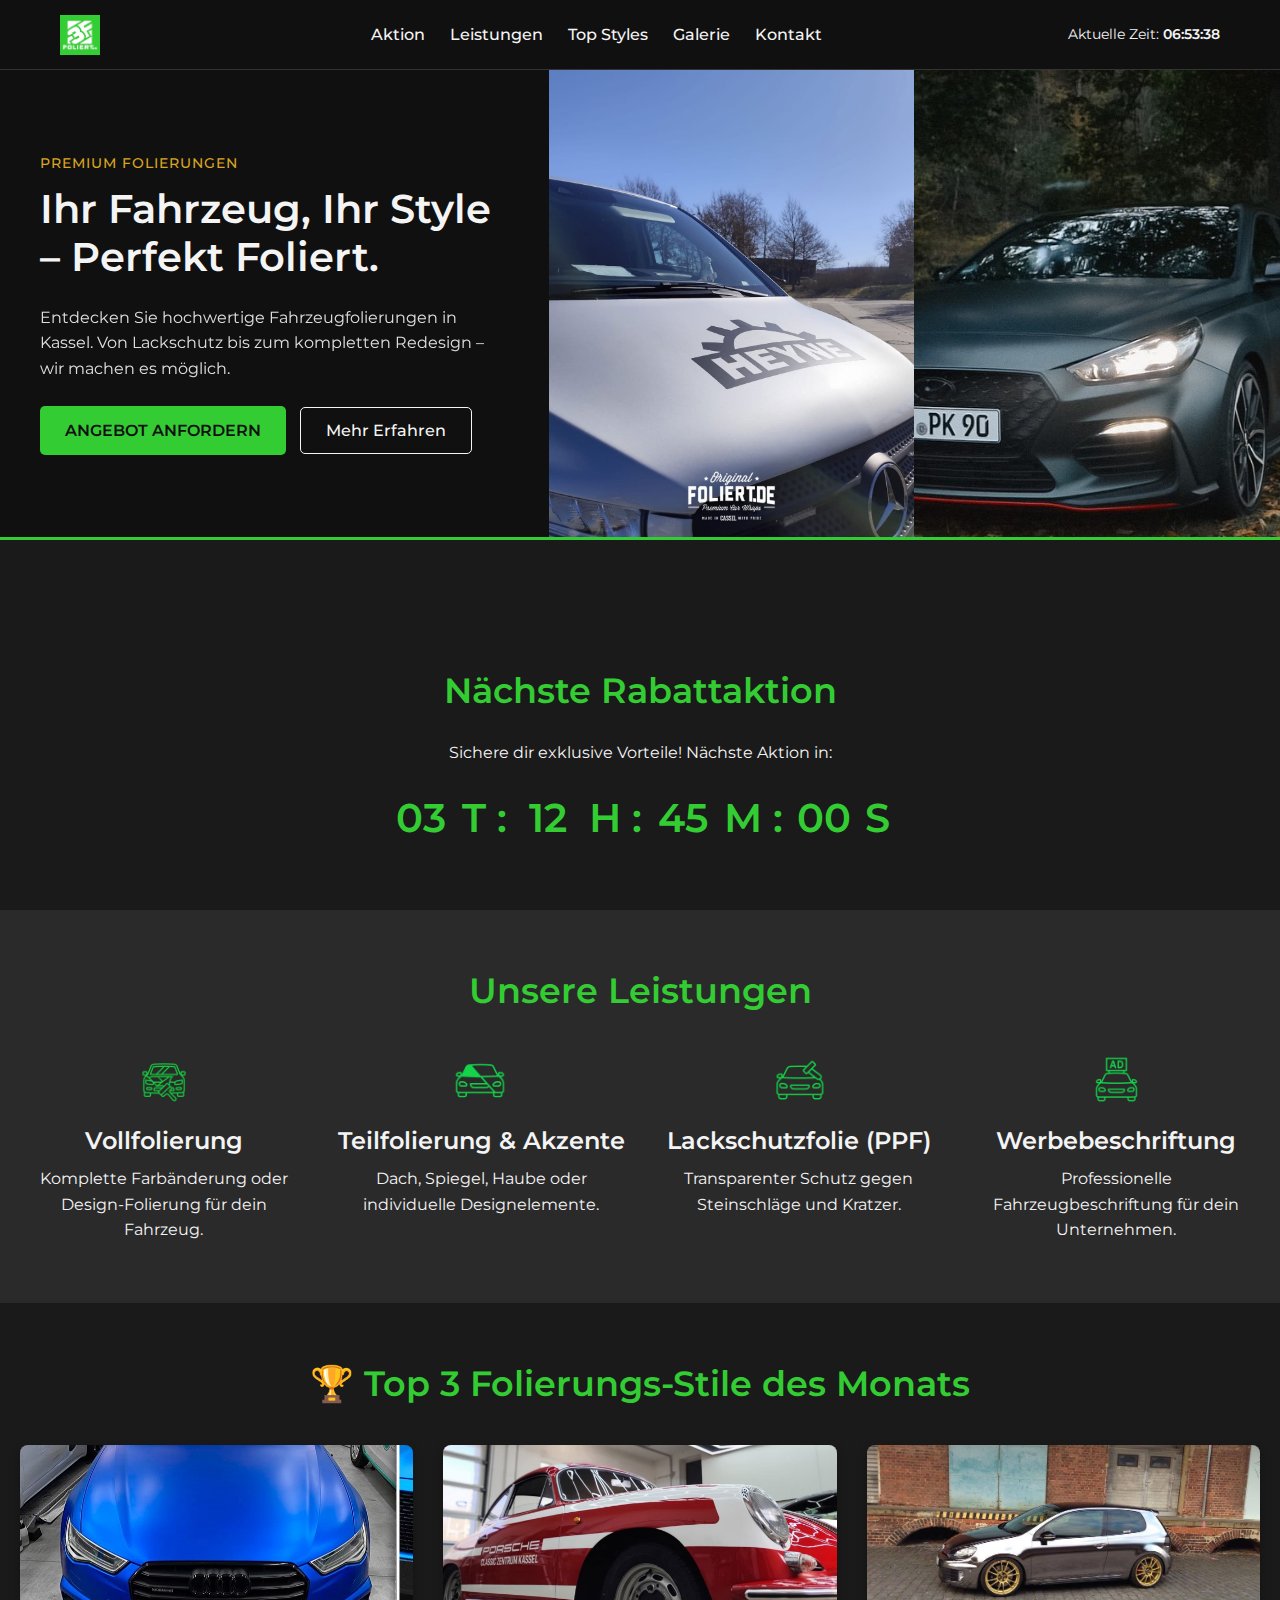
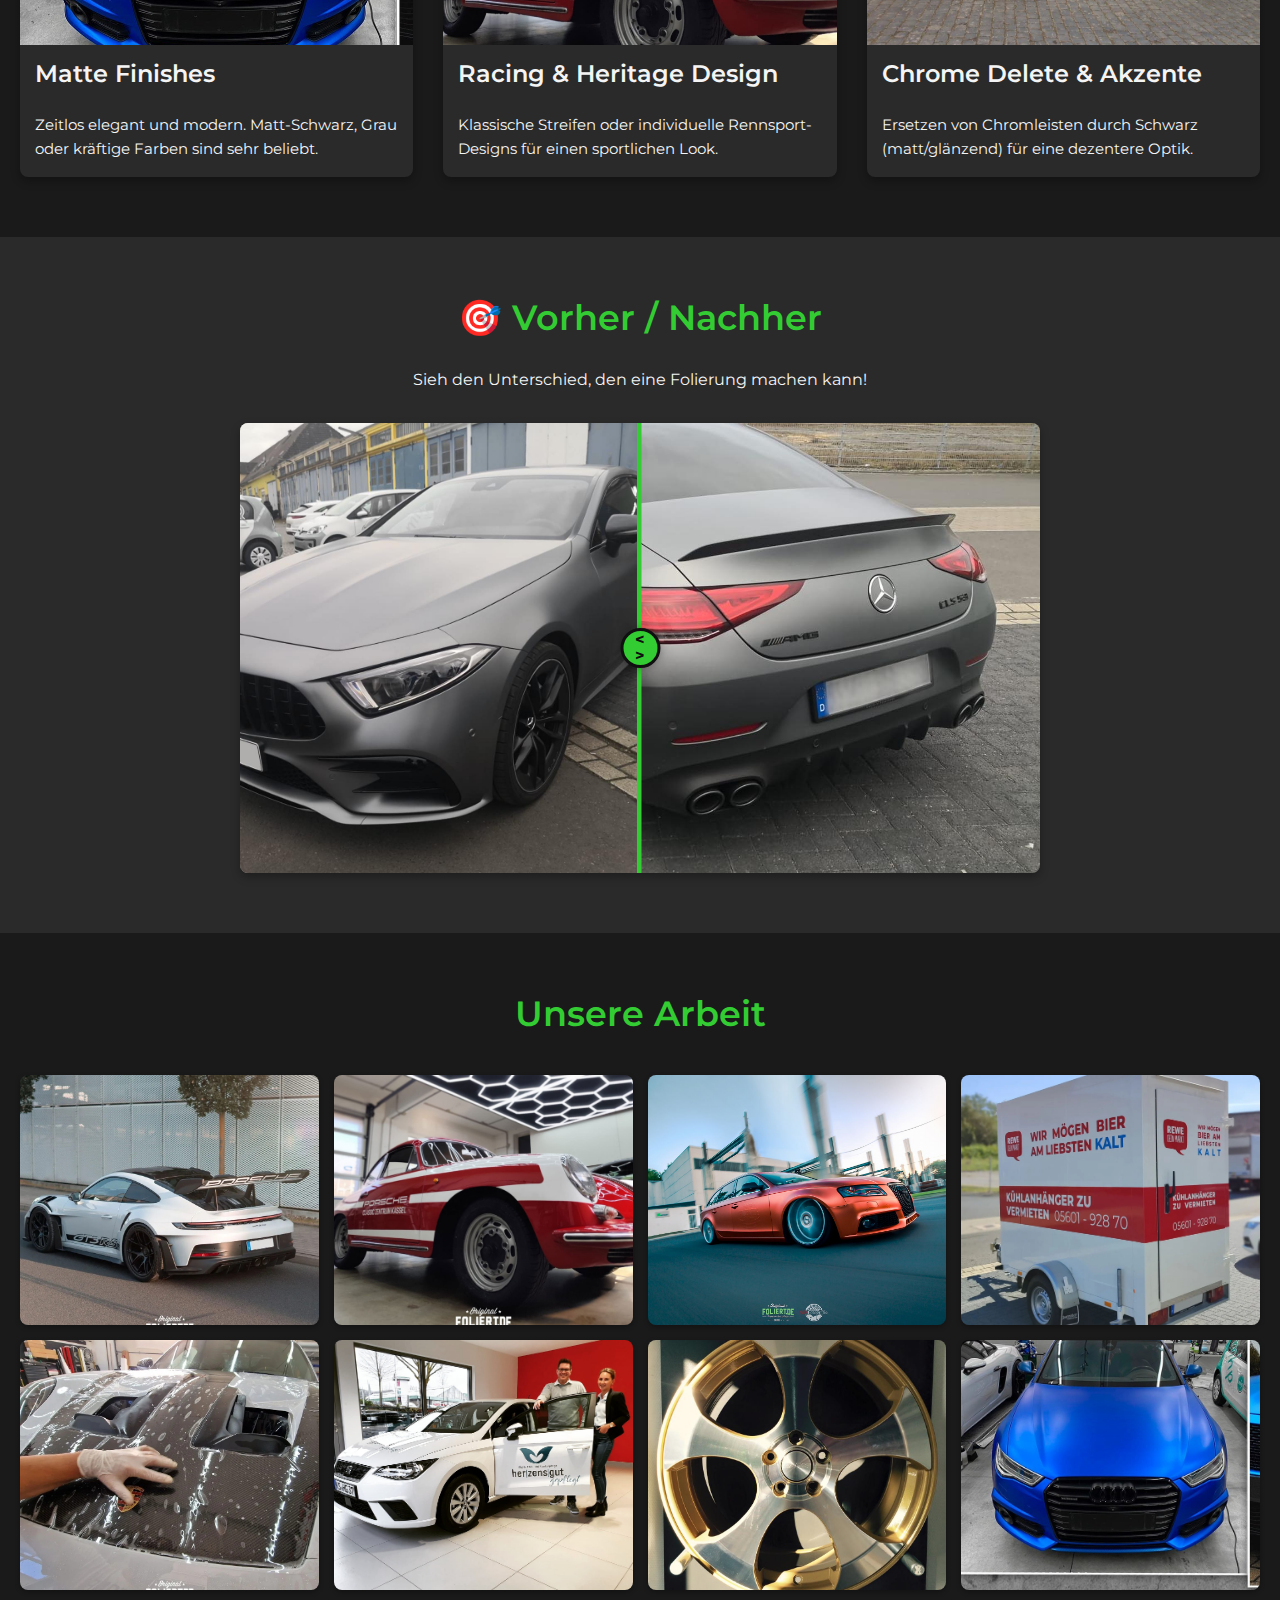
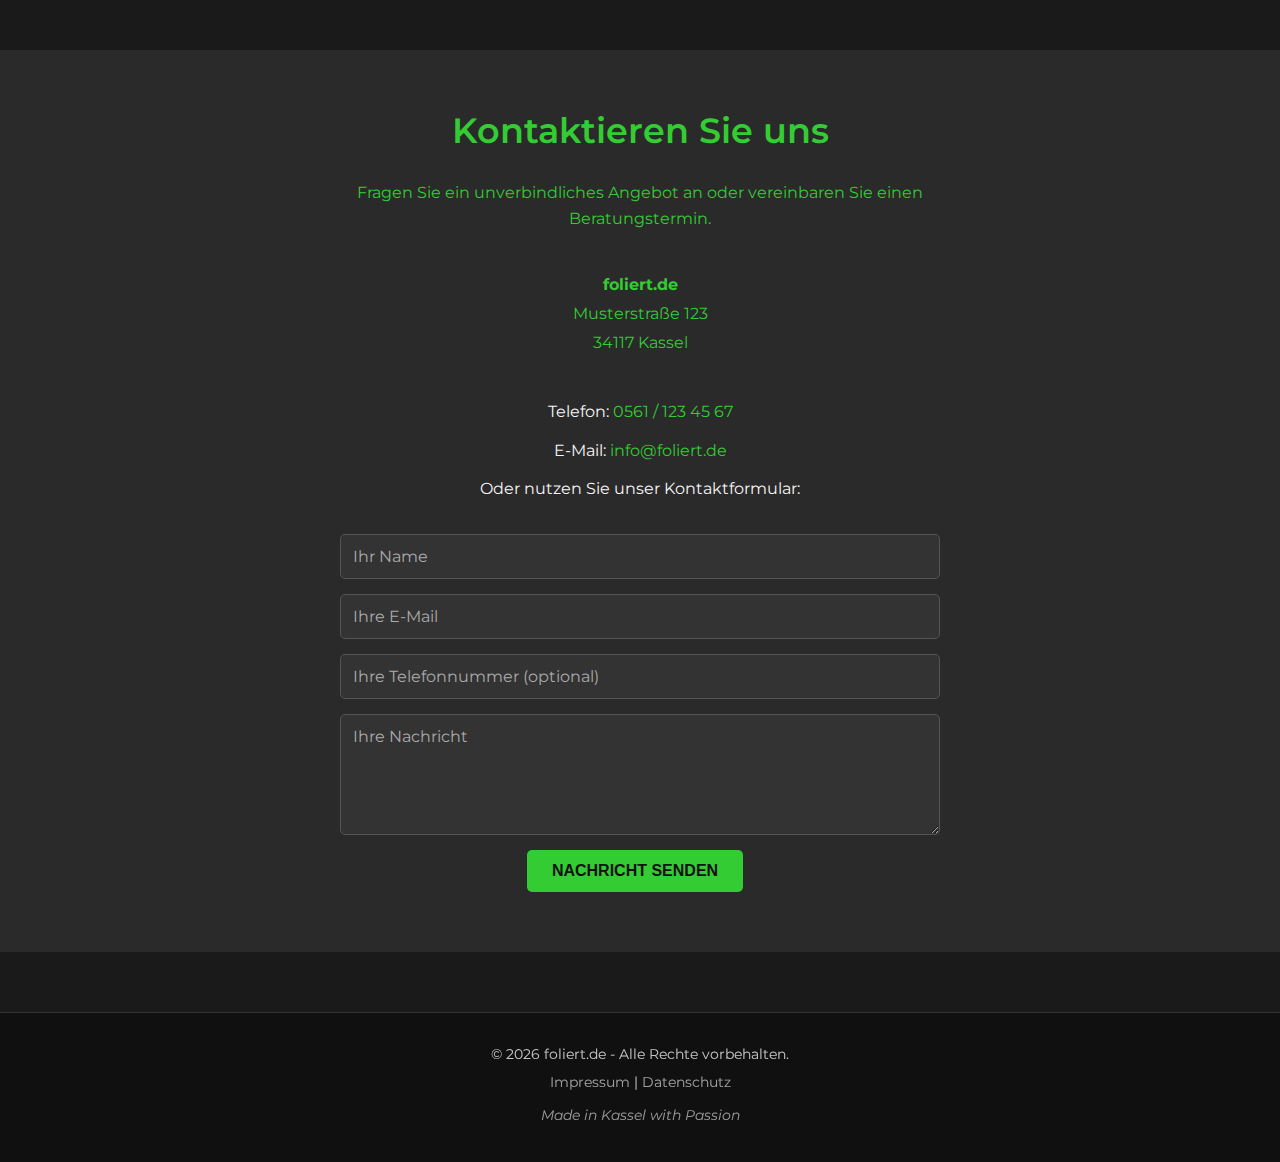
<file: index.html>
<!DOCTYPE html>
<html lang="de">
<head>
    <meta charset="UTF-8">
    <meta name="viewport" content="width=device-width, initial-scale=1.0">
    <title>foliert.de - Premium Car Wrapping & Folierungen in Kassel</title>
    <link rel="stylesheet" href="style.css">
    <link rel="icon" href="assets/img/logo-quadrat.png"> <!-- Passe Pfad zum Logo an -->
    <!-- Beispiel Google Font (Montserrat) -->
    <link rel="preconnect" href="https://fonts.googleapis.com">
    <link rel="preconnect" href="https://fonts.gstatic.com" crossorigin>
    <link href="https://fonts.googleapis.com/css2?family=Montserrat:wght@400;500;600;700&display=swap" rel="stylesheet">
</head>
<body>

    <!-- NEUE STICKY NAVBAR -->
    <div class="navbar-container">
        <div class="navbar-content-container"> <!-- Zentriert den Inhalt -->
            <a href="#home" class="logo"> <!-- Link zum Seitenanfang -->
                <img src="assets/img/logo.jpg" alt="foliert.de Logo"> <!-- Passe Pfad zum Logo an -->
            </a>
            <nav>
                <ul>
                    <!-- ID 'home' ist jetzt auf dem Header, also erster Link zur Section danach -->
                    <li><a href="#countdown">Aktion</a></li>
                    <li><a href="#services">Leistungen</a></li>
                    <li><a href="#top-styles">Top Styles</a></li>
                    <li><a href="#gallery">Galerie</a></li>
                    <li><a href="#contact">Kontakt</a></li>
                </ul>
            </nav>
            <div class="live-timer">
                Aktuelle Zeit: <span id="live-time">--:--:--</span>
            </div>
             <!-- Hier könnte ein Hamburger Button für Mobile eingefügt werden -->
             <!-- <button class="menu-toggle">☰</button> -->
        </div>
    </div>

    <!-- HEADER (bleibt strukturell gleich) -->
    <header id="home">
         <div class="header-grid">
             <div class="header-text">
                 <span class="subtitle">Premium Folierungen</span>
                 <h1>Ihr Fahrzeug, Ihr Style – Perfekt Foliert.</h1>
                 <p>Entdecken Sie hochwertige Fahrzeugfolierungen in Kassel. Von Lackschutz bis zum kompletten Redesign – wir machen es möglich.</p>
                 <div class="header-buttons">
                     <a href="#contact" class="cta-button">Angebot Anfordern</a>
                     <a href="#services" class="cta-button-secondary">Mehr Erfahren</a>
                 </div>
             </div>
             <div class="header-image">
                 <img src="assets/img/front.jpg" alt="Fahrzeug wird professionell poliert">
             </div>
             <div class="header-image">
                 <img src="assets/img/matt.jpg" alt="Nahaufnahme matt foliertes Fahrzeug">
             </div>
         </div>
    </header>

    <main>
        <!-- Sections bleiben unverändert -->
        <section id="countdown" class="countdown-section">
            <div class="container">
                <h2>Nächste Rabattaktion</h2>
                <p>Sichere dir exklusive Vorteile! Nächste Aktion in:</p>
                <div id="countdown-timer">
                    <span id="days">00</span> T :
                    <span id="hours">00</span> H :
                    <span id="minutes">00</span> M :
                    <span id="seconds">00</span> S
                </div>
            </div>
        </section>

        <section id="services" class="services-section">
            <div class="container">
                <h2>Unsere Leistungen</h2>
                <div class="service-items">
                    <div class="service-item">
                        <img src="assets/icons/icon-vollfolierung.png" alt="Vollfolierung Icon">
                        <h3>Vollfolierung</h3>
                        <p>Komplette Farbänderung oder Design-Folierung für dein Fahrzeug.</p>
                    </div>
                    <div class="service-item">
                        <img src="assets/icons/icon-teilfolierung.png" alt="Teilfolierung Icon">
                        <h3>Teilfolierung & Akzente</h3>
                        <p>Dach, Spiegel, Haube oder individuelle Designelemente.</p>
                    </div>
                    <div class="service-item">
                         <img src="assets/icons/icon-lackschutz.png" alt="Lackschutz Icon">
                         <h3>Lackschutzfolie (PPF)</h3>
                         <p>Transparenter Schutz gegen Steinschläge und Kratzer.</p>
                    </div>
                    <div class="service-item">
                         <img src="assets/icons/icon-werbung.png" alt="Werbung Icon">
                         <h3>Werbebeschriftung</h3>
                         <p>Professionelle Fahrzeugbeschriftung für dein Unternehmen.</p>
                    </div>
                </div>
            </div>
        </section>

        <section id="top-styles" class="top-styles-section">
            <div class="container">
                <h2>🏆 Top 3 Folierungs-Stile des Monats</h2>
                <div class="style-items">
                    <article class="style-item">
                        <img src="assets/img/audi.jpg" alt="Matte Folierung">
                        <h3>Matte Finishes</h3>
                        <p>Zeitlos elegant und modern. Matt-Schwarz, Grau oder kräftige Farben sind sehr beliebt.</p>
                    </article>
                    <article class="style-item">
                        <img src="assets/img/porsche.jpg" alt="Racing Design Folierung">
                        <h3>Racing & Heritage Design</h3>
                        <p>Klassische Streifen oder individuelle Rennsport-Designs für einen sportlichen Look.</p>
                    </article>
                    <article class="style-item">
                        <img src="assets/img/folierung.jpg" alt="Chrome Delete">
                        <h3>Chrome Delete & Akzente</h3>
                        <p>Ersetzen von Chromleisten durch Schwarz (matt/glänzend) für eine dezentere Optik.</p>
                    </article>
                </div>
            </div>
        </section>

        <section id="before-after" class="before-after-section">
            <div class="container">
                <h2>🎯 Vorher / Nachher</h2>
                <p>Sieh den Unterschied, den eine Folierung machen kann!</p>
                <div class="ba-slider-container">
                     <div class="ba-slider" id="ba-slider">
                         <img src="assets/img/vorher-beispiel.jpg" alt="Fahrzeug vor der Folierung">
                         <div class="ba-resizable-img">
                             <img src="assets/img/nachher-beispiel.jpg" alt="Fahrzeug nach der Folierung">
                         </div>
                         <div class="ba-handle"></div>
                     </div>
                </div>
            </div>
        </section>

        <section id="gallery" class="gallery-section">
            <div class="container">
                <h2>Unsere Arbeit</h2>
                <div class="gallery-grid">
                    <img src="assets/img/porscheschnell.jpg" alt="Porsche GT3 RS weiß foliert">
                    <img src="assets/img/porsche.jpg" alt="Porsche 356 rot weiß foliert">
                    <img src="assets/img/audi-fahrend.jpg" alt="Audi orange foliert in Fahrt">
                    <img src="assets/img/rewe anhänger,jpg.jpg" alt="Anhänger REWE foliert">
                    <img src="assets/img/amwerk.jpg" alt="Lackschutzfolie auf Porsche">
                    <img src="assets/img/zufriedener kunde.jpg" alt="SEAT Ibiza Firmenwagen foliert">
                    <img src="assets/img/felge.jpg" alt="Felge Gold Silber">
                     <img src="assets/img/audi.jpg" alt="Audi A6 blau matt foliert">
                </div>
            </div>
        </section>

        <section id="contact" class="contact-section">
            <div class="container">
                <h2>Kontaktieren Sie uns</h2>
                <p>Fragen Sie ein unverbindliches Angebot an oder vereinbaren Sie einen Beratungstermin.</p>
                <div class="contact-details">
                    <p><strong>foliert.de</strong><br>
                        Musterstraße 123<br>
                        34117 Kassel</p>
                    <p>Telefon: <a href="tel:+495611234567">0561 / 123 45 67</a></p>
                    <p>E-Mail: <a href="mailto:info@foliert.de">info@foliert.de</a></p>
                     <p>Oder nutzen Sie unser Kontaktformular:</p>
                </div>
                 <form action="#" method="post" class="contact-form">
                     <input type="text" name="name" placeholder="Ihr Name" required>
                     <input type="email" name="email" placeholder="Ihre E-Mail" required>
                     <input type="tel" name="phone" placeholder="Ihre Telefonnummer (optional)">
                     <textarea name="message" placeholder="Ihre Nachricht" rows="5" required></textarea>
                     <button type="submit" class="cta-button">Nachricht Senden</button>
                 </form>
            </div>
        </section>
    </main>

    <footer>
        <div class="container">
            <p>© <span id="current-year"></span> foliert.de - Alle Rechte vorbehalten.</p>
            <p><a href="/impressum">Impressum</a> | <a href="/datenschutz">Datenschutz</a></p>
             <p class="tagline">Made in Kassel with Passion</p>
        </div>
    </footer>

    <script src="script.js"></script>
</body>
</html>
</file>
<file: style.css>
/* START OF FILE style.css */

/* Allgemeine Stile & Variablen */
:root {
    --primary-color: #33cc33; /* Haupt-Grün */
    --secondary-color: #f4f4f4; /* Weiß/Helles Grau für Text */
    --text-color: #f4f4f4; /* Standard Textfarbe auf dunklem Grund */
    --dark-bg: #1a1a1a; /* Sehr dunkles Grau / Fast Schwarz */
    --darker-bg: #101010; /* Noch dunkler für Header/Navbar */
    --light-gray: #2a2a2a; /* Helleres Grau für abwechselnde Sektionen */
    --accent-red: #e60000; /* Für Kontraste */
    --accent-gold: #daa520; /* Gold/Orange Akzent wie im Referenzbild */
    --font-main: 'Montserrat', sans-serif;
    --navbar-height: 70px; /* Höhe der Navbar definieren */
}

/* Basis-Reset & Schriftart */
*, *::before, *::after {
    box-sizing: border-box;
    margin: 0;
    padding: 0;
}

html {
    scroll-behavior: smooth;
}

body {
    font-family: var(--font-main);
    color: var(--text-color);
    line-height: 1.6;
    background-color: var(--dark-bg); /* Haupt-Hintergrund dunkel */
}

/* Platz für sticky Navbar schaffen */
main {
    padding-top: var(--navbar-height);
}


h1, h2, h3, h4, h5, h6 {
    font-weight: 600;
    margin-bottom: 0.8em;
    line-height: 1.2;
    color: var(--secondary-color); /* Überschriften hell */
}

h1 { font-size: 2.8rem; }
h2 { font-size: 2.2rem; color: var(--primary-color); } /* Grüne Akzentfarbe für H2 */
h3 { font-size: 1.5rem; }

a {
    color: var(--primary-color);
    text-decoration: none;
    transition: color 0.3s ease;
}

a:hover {
    color: #28a428; /* Dunkleres Grün */
}

img {
    max-width: 100%;
    height: auto;
    display: block;
}

.container {
    /* max-width bleibt breit, ggf. anpassen falls Navbar-Inhalt zentriert sein soll */
    max-width: 1400px;
    margin: 0 auto;
    padding: 0 20px;
}
/* Container speziell für die Navbar, damit Logo/Nav/Timer nicht ganz außen kleben */
.navbar-content-container {
     max-width: 1200px;
     width: 100%;
     margin: 0 auto;
     padding: 0 20px;
     display: flex;
     justify-content: space-between;
     align-items: center;
     height: 100%;
}


section {
    padding: 60px 0;
}

/* Abwechselnde Sektionshintergründe angepasst für dunkles Theme */
main section:nth-of-type(odd) {
     background-color: var(--dark-bg);
}
main section:nth-of-type(even) {
     background-color: var(--light-gray);
}


.cta-button {
    display: inline-block;
    background-color: var(--primary-color);
    color: #111; /* Dunkler Text auf hellem Grün */
    padding: 12px 25px;
    border-radius: 5px;
    text-transform: uppercase;
    font-weight: 600;
    transition: background-color 0.3s ease, color 0.3s ease;
    border: none;
    cursor: pointer;
    font-size: 1rem;
    margin-right: 10px; /* Abstand zwischen Buttons */
}

.cta-button:hover {
    background-color: #28a428;
    color: var(--secondary-color);
}

/* Zweiter Button-Style (wie Contact Us im Referenzbild) */
.cta-button-secondary {
    display: inline-block;
    background-color: transparent;
    color: var(--secondary-color);
    padding: 10px 25px; /* Etwas dünner */
    border-radius: 5px;
    text-transform: none; /* Kein Uppercase */
    font-weight: 500;
    transition: background-color 0.3s ease, color 0.3s ease;
    border: 1px solid var(--secondary-color); /* Rand */
    cursor: pointer;
    font-size: 1rem;
}

.cta-button-secondary:hover {
    background-color: var(--primary-color);
    border-color: var(--primary-color);
    color: #111;
}


/* Navbar (Oberhalb des Headers) */
.navbar-container {
    background-color: var(--darker-bg);
    height: var(--navbar-height);
    border-bottom: 1px solid #333;
    position: sticky;
    top: 0;
    z-index: 1000;
    width: 100%;
    display: flex; /* Zentriert den inneren Container vertikal */
    align-items: center;
}

.logo img {
    height: 40px; /* Höhe anpassen */
    /* Helligkeit für dunklen Hintergrund, falls Logo dunkel ist */
    /* filter: brightness(1.5); */
}

nav ul {
    list-style: none;
    display: flex;
    padding-left: 0; /* Reset Standard Padding */
}

nav ul li {
    margin-left: 25px;
}

nav ul li a {
    color: var(--secondary-color); /* Helle Links */
    font-weight: 500;
    padding-bottom: 5px;
    border-bottom: 2px solid transparent;
    transition: color 0.3s ease, border-color 0.3s ease;
}

nav ul li a:hover,
nav ul li a.active /* Optional: Klasse für aktiven Link */ {
    color: var(--primary-color);
    border-bottom-color: var(--primary-color);
}

.live-timer {
    font-size: 0.9rem;
    color: var(--secondary-color); /* Helle Schrift */
}

#live-time {
    font-weight: 600;
}

/* Header - Bleibt wie zuvor, aber unter der Navbar */
header#home {
    background-color: var(--dark-bg);
    min-height: calc(60vh - var(--navbar-height)); /* Höhe reduzieren um Navbar-Höhe */
    display: flex;
    align-items: stretch;
    width: 100%;
    padding: 0;
    border-bottom: 3px solid var(--primary-color);
}

.header-grid {
    display: grid;
    grid-template-columns: 1.5fr 1fr 1fr; /* Verhältnis Text : Bild : Bild */
    width: 100%;
    align-items: center; /* Vertikal zentrieren */
    gap: 0; /* Kein Abstand zwischen Grid-Items */
}

.header-text {
    background-color: var(--darker-bg); /* Leicht anderer dunkler Hintergrund */
    padding: 50px 40px;
    height: 100%; /* Volle Höhe der Zelle */
    display: flex;
    flex-direction: column;
    justify-content: center; /* Inhalt vertikal zentrieren */
}

.header-text .subtitle {
    color: var(--accent-gold); /* Gold/Orange Akzent */
    font-size: 0.9rem;
    font-weight: 500;
    margin-bottom: 10px;
    text-transform: uppercase;
    letter-spacing: 1px;
}

.header-text h1 {
    font-size: 2.5rem; /* Ggf. anpassen */
    color: var(--secondary-color);
    margin-bottom: 0.6em;
}

.header-text p {
    font-size: 1rem;
    margin-bottom: 1.5em;
    color: var(--secondary-color);
    opacity: 0.9;
}

.header-image {
    height: 100%; /* Volle Höhe der Zelle */
    overflow: hidden; /* Sicherstellen, dass Bilder nicht überlaufen */
}

.header-image img {
    width: 100%;
    height: 100%;
    object-fit: cover; /* Bild füllt den Container aus, ggf. beschnitten */
    display: block;
}


/* Countdown Section */
.countdown-section {
    color: var(--secondary-color);
    text-align: center;
}
.countdown-section h2 { color: var(--primary-color); }
#countdown-timer {
    font-size: 2.5rem;
    font-weight: 600;
    margin-top: 20px;
    color: var(--primary-color);
}
#countdown-timer span { display: inline-block; min-width: 60px; }

/* Services Section */
.services-section h2 { text-align: center; margin-bottom: 40px; color: var(--primary-color); }
.service-items { display: grid; grid-template-columns: repeat(auto-fit, minmax(250px, 1fr)); gap: 30px; text-align: center; }
.service-item { color: var(--text-color); }
.service-item img { max-height: 60px; margin: 0 auto 15px auto; filter: invert(70%) sepia(84%) saturate(1490%) hue-rotate(79deg) brightness(88%) contrast(96%); }
.service-item h3 { margin-bottom: 10px; color: var(--secondary-color); }

/* Top Styles Section */
.top-styles-section h2 { text-align: center; margin-bottom: 40px; color: var(--primary-color); }
.style-items { display: grid; grid-template-columns: repeat(auto-fit, minmax(300px, 1fr)); gap: 30px; }
.style-item { background-color: var(--light-gray); border-radius: 8px; overflow: hidden; box-shadow: 0 4px 10px rgba(0,0,0,0.3); transition: transform 0.3s ease, box-shadow 0.3s ease; color: var(--text-color); }
.style-item:hover { transform: translateY(-5px); box-shadow: 0 8px 15px rgba(0,0,0,0.4); }
.style-item img { width: 100%; height: 200px; object-fit: cover; }
.style-item h3, .style-item p { padding: 15px; }
.style-item h3 { padding-bottom: 5px; color: var(--secondary-color); }
.style-item p { padding-top: 0; font-size: 0.95rem; }

/* Before/After Slider */
.before-after-section h2, .before-after-section p { text-align: center; color: var(--primary-color); }
.before-after-section p { margin-bottom: 30px; color: var(--text-color); }
.ba-slider-container { max-width: 800px; margin: 0 auto; }
.ba-slider { position: relative; width: 100%; aspect-ratio: 16 / 9; overflow: hidden; cursor: col-resize; border-radius: 8px; box-shadow: 0 4px 10px rgba(0,0,0,0.3); }
.ba-slider img { position: absolute; top: 0; left: 0; width: 100%; height: 100%; object-fit: cover; pointer-events: none; }
.ba-resizable-img { position: absolute; top: 0; left: 0; width: 50%; height: 100%; overflow: hidden; border-right: 3px solid var(--primary-color); }
.ba-resizable-img img { width: 100%; height: 100%; max-width: none; position: absolute; top: 0; left: 0; }
.ba-handle { position: absolute; top: 0; left: 50%; width: 3px; height: 100%; background-color: var(--primary-color); transform: translateX(-50%); pointer-events: none; z-index: 10; }
.ba-handle::before { content: ''; position: absolute; top: 50%; left: 50%; transform: translate(-50%, -50%); width: 40px; height: 40px; background-color: var(--primary-color); border-radius: 50%; border: 3px solid var(--darker-bg); box-shadow: 0 0 10px rgba(0,0,0,0.3); }
.ba-handle::after { content: '< >'; position: absolute; top: 50%; left: 50%; transform: translate(-50%, -50%); color: var(--darker-bg); font-size: 1rem; font-weight: bold; text-align: center; line-height: 1; }

/* Gallery Section */
.gallery-section h2 { text-align: center; margin-bottom: 40px; color: var(--primary-color); }
.gallery-grid { display: grid; grid-template-columns: repeat(auto-fit, minmax(280px, 1fr)); gap: 15px; }
.gallery-grid img { width: 100%; height: 250px; object-fit: cover; border-radius: 8px; box-shadow: 0 2px 5px rgba(0,0,0,0.3); transition: transform 0.3s ease, box-shadow 0.3s ease; cursor: pointer; }
.gallery-grid img:hover { transform: scale(1.03); box-shadow: 0 5px 15px rgba(0,0,0,0.4); }

/* Contact Section */
.contact-section h2, .contact-section p:first-of-type { text-align: center; color: var(--primary-color); }
.contact-section p { color: var(--text-color); }
.contact-section p:first-of-type { margin-bottom: 40px; max-width: 600px; margin-left: auto; margin-right: auto; }
.contact-details { text-align: center; margin-bottom: 30px; line-height: 1.8; }
.contact-details p { margin-bottom: 10px; }
.contact-details a { color: var(--primary-color); }
.contact-details a:hover { color: #28a428; }
.contact-form { max-width: 600px; margin: 20px auto 0 auto; display: flex; flex-direction: column; gap: 15px; }
.contact-form input,
.contact-form textarea { padding: 12px; border: 1px solid #555; border-radius: 5px; font-family: inherit; font-size: 1rem; background-color: #333; color: var(--secondary-color); }
.contact-form input::placeholder,
.contact-form textarea::placeholder { color: #aaa; }
.contact-form textarea { resize: vertical; }
.contact-form button { align-self: center; }

/* Footer */
footer { background-color: var(--darker-bg); color: var(--secondary-color); padding: 30px 0; text-align: center; margin-top: 60px; font-size: 0.9rem; border-top: 1px solid #333; }
footer a { color: var(--secondary-color); opacity: 0.8; }
footer a:hover { color: var(--primary-color); opacity: 1; }
footer p { margin-bottom: 5px; opacity: 0.8; }
footer .tagline { margin-top: 10px; font-style: italic; opacity: 0.6; }


/* --- Responsive Design --- */

/* Kleine Tablets und große Smartphones */
@media (max-width: 992px) {
    /* Navbar responsive */
    .navbar-content-container {
        padding: 0 15px; /* Weniger Padding auf kleineren Screens */
    }
    nav ul li { margin-left: 15px; } /* Weniger Abstand */
    .live-timer { display: none; } /* Timer ausblenden */

    /* Header responsive */
    .header-grid { grid-template-columns: 1fr; }
    .header-text { padding: 40px 30px; text-align: center; }
    .header-text h1 { font-size: 2rem; }
    .header-image { max-height: 300px; }

    /* Allgemeine Anpassungen */
    h1 { font-size: 2.4rem; }
    h2 { font-size: 1.9rem; }
}

/* Smartphones */
@media (max-width: 768px) {
    :root { --navbar-height: 60px; } /* Navbar Höhe reduzieren */
    main { padding-top: var(--navbar-height); }

    /* Navbar responsive: Logo zentrieren, Navi ausblenden (oder Hamburger) */
    .navbar-content-container {
        justify-content: center; /* Nur Logo anzeigen und zentrieren */
        position: relative; /* Für pot. Hamburger Button */
    }
    .logo { /* Sicherstellen, dass Logo Platz einnimmt */
       flex-grow: 1;
       text-align: center; /* Logo zentrieren */
       margin-left: 0; /* Ggf. linken Margin aufheben */
    }
     .logo img { height: 35px; display: inline-block; } /* Höhe anpassen, inline */
    nav { display: none; } /* Navi erstmal ausblenden */
    /* HIER KÖNNTE EIN HAMBURGER-MENÜ-BUTTON HINZUGEFÜGT WERDEN */
    /* Z.B. .menu-toggle { position: absolute; right: 15px; top: 50%; transform: translateY(-50%); ... } */

    /* Header responsive */
    section { padding: 40px 0; }
    header#home { min-height: calc(50vh - var(--navbar-height)); }
    .header-text h1 { font-size: 1.8rem; }
    .header-text p { font-size: 0.9rem; }
    .header-image { max-height: 250px; }
    .cta-button, .cta-button-secondary { font-size: 0.9rem; padding: 10px 20px; }

    /* Allgemeine Anpassungen */
    h1 { font-size: 2rem; }
    #countdown-timer { font-size: 1.8rem; }
    #countdown-timer span { min-width: 45px; }
    .service-items, .style-items, .gallery-grid { grid-template-columns: 1fr; gap: 20px; }
    .gallery-grid img { height: 200px; }
    .ba-slider-container { padding: 0 10px; }
    .contact-form { padding: 0 10px; }
}

@media (max-width: 576px) {
    /* Header responsive */
    .header-text { padding: 30px 20px; }
    .header-text h1 { font-size: 1.6rem; }
    .header-buttons { display: flex; flex-direction: column; gap: 10px; align-items: center; }
    .cta-button, .cta-button-secondary { width: 100%; max-width: 250px; margin-right: 0; }

    /* Allgemeine Anpassungen */
    .container { padding: 0 15px; }
    h1 { font-size: 1.8rem; }
    h2 { font-size: 1.6rem; }
    h3 { font-size: 1.3rem; }
    .cta-button { padding: 10px 20px; font-size: 0.9rem; }
    #countdown-timer { font-size: 1.5rem; }
    .ba-handle::before { width: 30px; height: 30px; border-width: 2px;}
    .ba-handle::after { font-size: 0.8rem; }
}
/* END OF FILE style.css */
</file>
